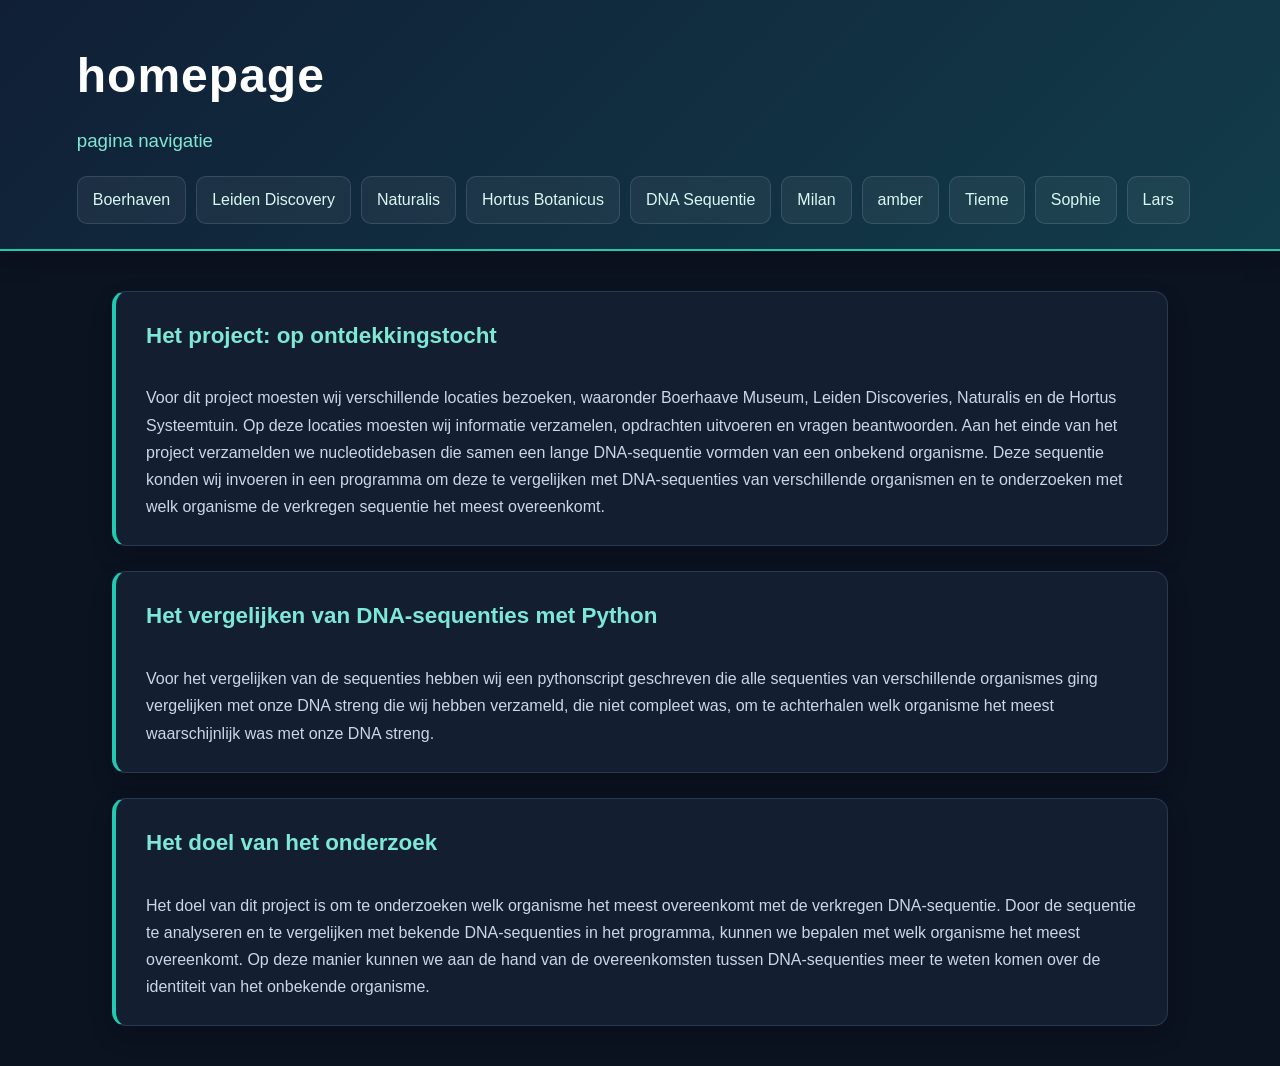
<file: index.html>
<html>
 <head>
    <link rel="stylesheet" href="style.css">
</head>

<header>
<h1>homepage</h1>
<h3>pagina navigatie</h3>
<nav>
<a href="boerhaven.html">Boerhaven</a>
<a href="leiden.html">Leiden Discovery</a>
<a href="naturalis.html">Naturalis</a>
<a href="hortus.html">Hortus Botanicus</a>
<a href="dna _seq.html">DNA Sequentie</a>
<a href="milan.html">Milan</a>
<a href="amber.html">amber</a>
<a href="tieme.html">Tieme</a>
<a href="sophie.html">Sophie</a>
<a href="lars.html">Lars</a>
</nav>
</header>

<main>

<section id='alina1'>
<h4>Het project: op ontdekkingstocht</h4>
<p>Voor dit project moesten wij verschillende locaties bezoeken, waaronder Boerhaave Museum, Leiden Discoveries, Naturalis en de Hortus Systeemtuin. Op deze locaties moesten wij informatie verzamelen, opdrachten uitvoeren en vragen beantwoorden. Aan het einde van het project verzamelden we nucleotidebasen die samen een lange DNA-sequentie vormden van een onbekend organisme. Deze sequentie konden wij invoeren in een programma om deze te vergelijken met DNA-sequenties van verschillende organismen en te onderzoeken met welk organisme de verkregen sequentie het meest overeenkomt.</p>
</section>

<section id='alina2'>
<h4>Het vergelijken van DNA-sequenties met Python</h4>
<p>Voor het vergelijken van de sequenties hebben wij een pythonscript geschreven die alle sequenties van verschillende organismes ging vergelijken met onze DNA streng die wij hebben verzameld, die niet compleet was, om te achterhalen welk organisme het meest waarschijnlijk was met onze DNA streng.</p>
</section>

<section id='alina3'>
<h4>Het doel van het onderzoek</h4>
<p>Het doel van dit project is om te onderzoeken welk organisme het meest overeenkomt met de verkregen DNA-sequentie. Door de sequentie te analyseren en te vergelijken met bekende DNA-sequenties in het programma, kunnen we bepalen met welk organisme het meest overeenkomt. Op deze manier kunnen we aan de hand van de overeenkomsten tussen DNA-sequenties meer te weten komen over de identiteit van het onbekende organisme.</p>
</section>

</main>
</html>
</file>
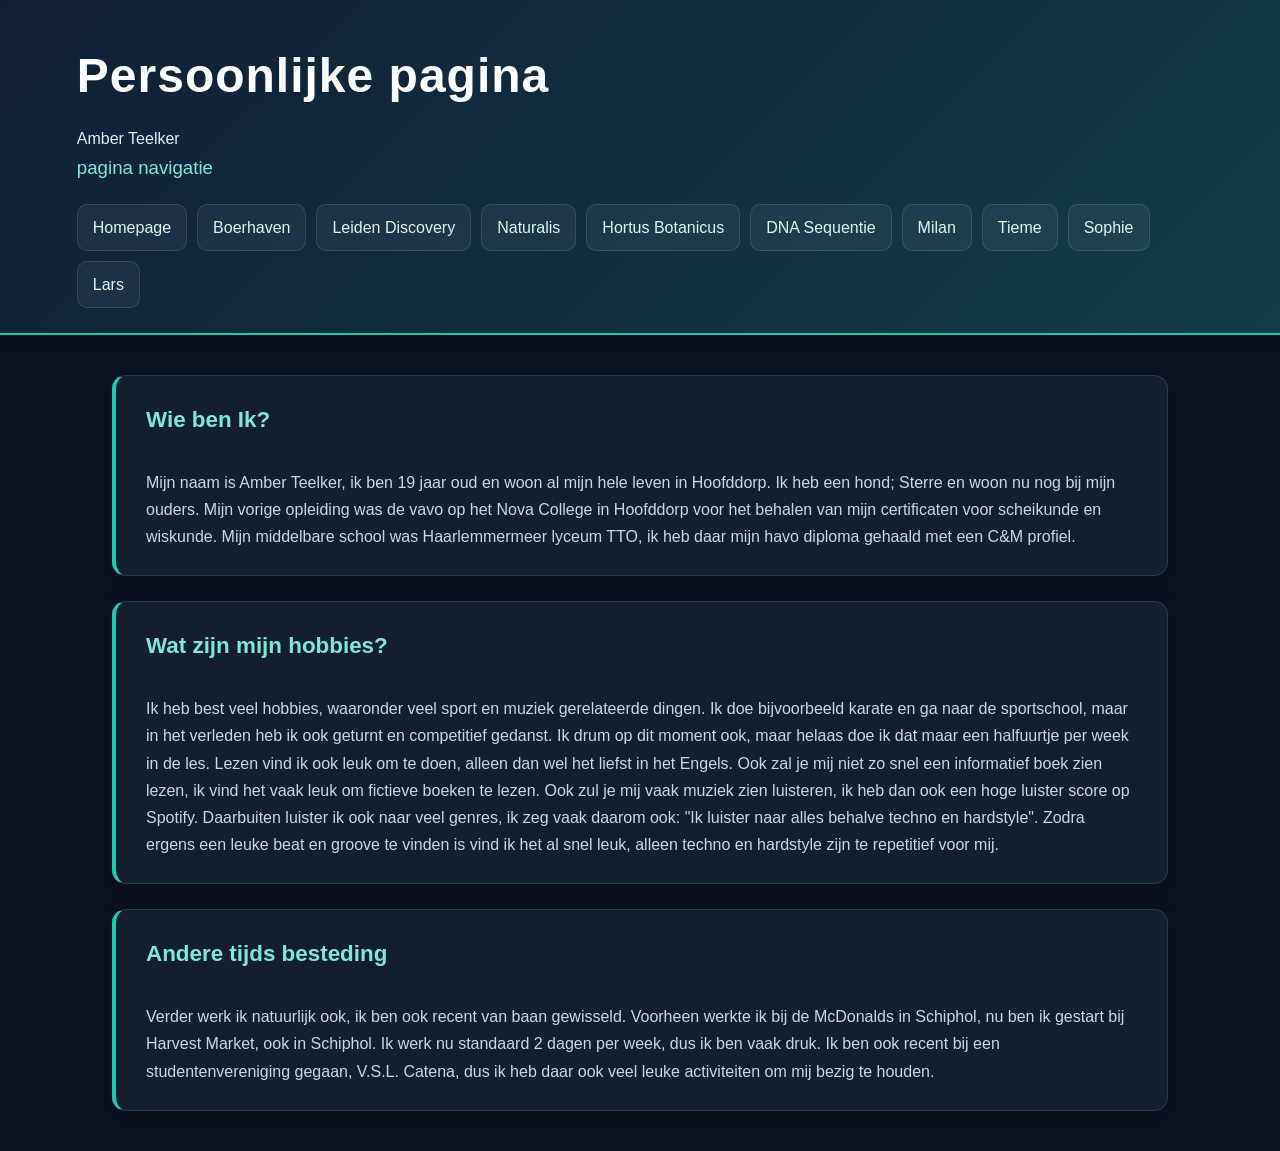
<file: amber.html>
<html>
 <head>
    <link rel="stylesheet" href="style.css">
</head>
  
<header><h1>Persoonlijke pagina </h1 <H3>Amber Teelker</H3>
<h3>pagina navigatie</h3>
<nav>
<a href="index.html">Homepage</a>
<a href="boerhaven.html">Boerhaven</a>
<a href="leiden.html">Leiden Discovery</a>
<a href="naturalis.html">Naturalis</a>
<a href="hortus.html">Hortus Botanicus</a>
<a href="dna _seq.html">DNA Sequentie</a>
<a href="milan.html">Milan</a>
<a href="tieme.html">Tieme</a>
<a href="sophie.html">Sophie</a>
<a href="lars.html">Lars</a>
</nav>
  
</header>
<main>

<section id='alina1'>
<h4>Wie ben Ik?</h4>
<p>Mijn naam is Amber Teelker, ik ben 19 jaar oud en woon al mijn hele leven in Hoofddorp. Ik heb een hond; Sterre en woon nu nog bij mijn ouders. Mijn vorige opleiding was de vavo op het Nova College in Hoofddorp voor het behalen van mijn certificaten voor scheikunde en wiskunde. Mijn middelbare school was Haarlemmermeer lyceum TTO, ik heb daar mijn havo diploma gehaald met een C&M profiel. </p>
</section>
  
<section id='alina2'>
<h4>Wat zijn mijn hobbies?</h4>
<p>Ik heb best veel hobbies, waaronder veel sport en muziek gerelateerde dingen. Ik doe bijvoorbeeld karate en ga naar de sportschool, maar in het verleden heb ik ook geturnt en competitief gedanst. Ik drum op dit moment ook, maar helaas doe ik dat maar een halfuurtje per week in de les. Lezen vind ik ook leuk om te doen, alleen dan wel het liefst in het Engels. Ook zal je mij niet zo snel een informatief boek zien lezen, ik vind het vaak leuk om fictieve boeken te lezen. Ook zul je mij vaak muziek zien luisteren, ik heb dan ook een hoge luister score op Spotify. Daarbuiten luister ik ook naar veel genres, ik zeg vaak daarom ook: "Ik luister naar alles behalve techno en hardstyle". Zodra ergens een leuke beat en groove te vinden is vind ik het al snel leuk, alleen techno en hardstyle zijn te repetitief voor mij. </p>
</section>

<section id='alina3'>
<h4>Andere tijds besteding </h4>
<p>Verder werk ik natuurlijk ook, ik ben ook recent van baan gewisseld. Voorheen werkte ik bij de McDonalds in Schiphol, nu ben ik gestart bij Harvest Market, ook in Schiphol. Ik werk nu standaard 2 dagen per week, dus ik ben vaak druk. Ik ben ook recent bij een studentenvereniging gegaan, V.S.L. Catena, dus ik heb daar ook veel leuke activiteiten om mij bezig te houden.</p>
</section>
</main>
</html>
</file>
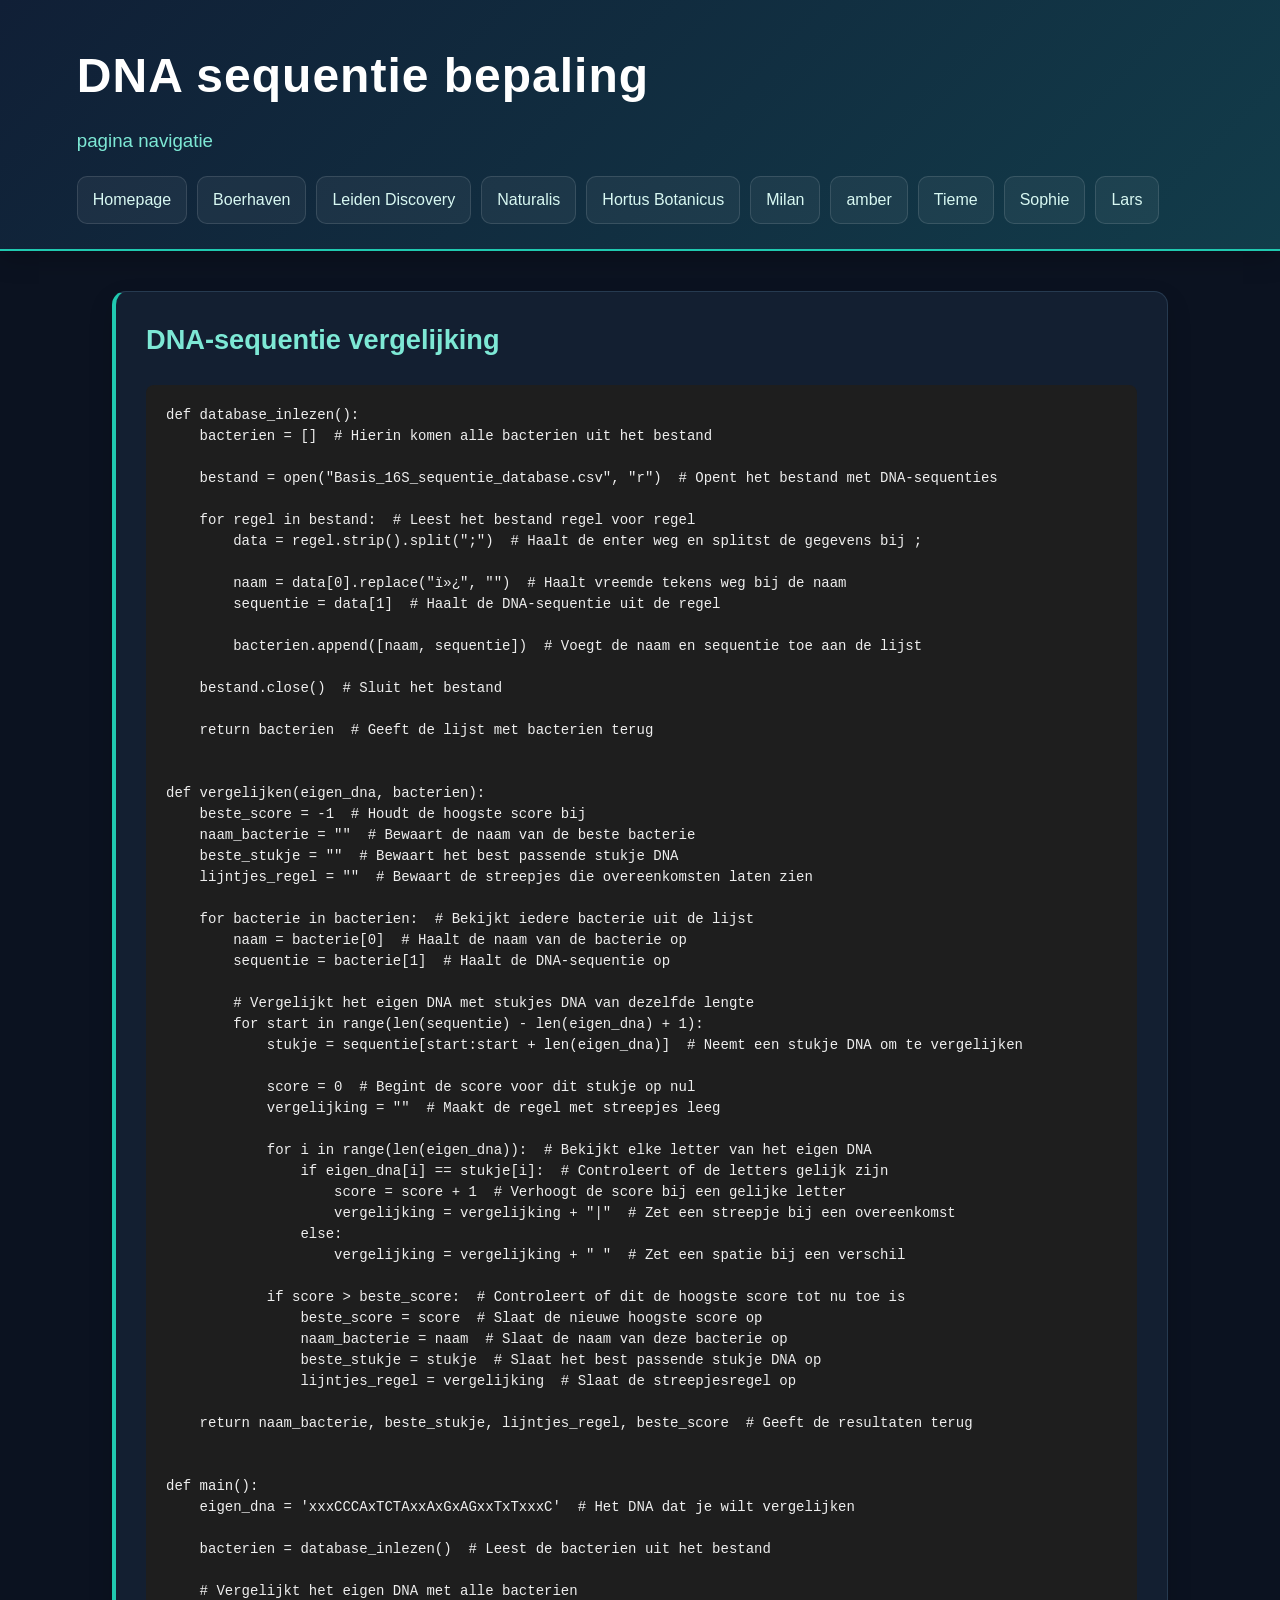
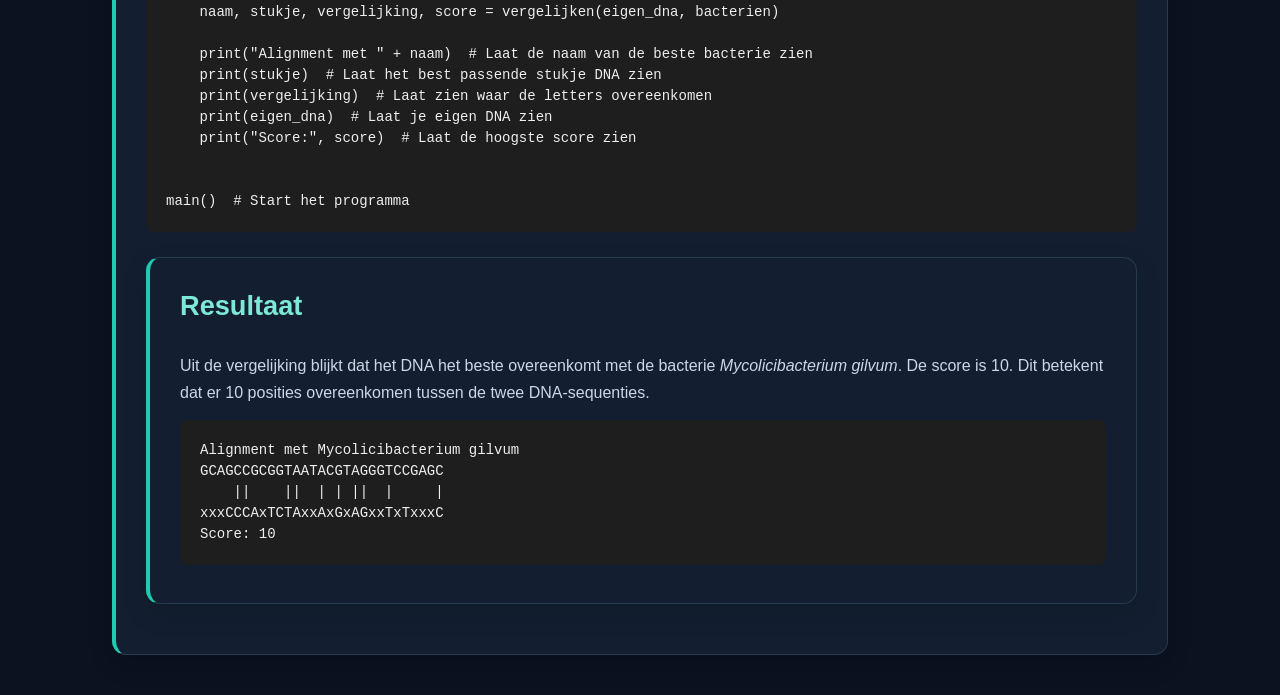
<file: dna _seq.html>
<html>
 <head>
    <link rel="stylesheet" href="style.css">
</head>
  
<header><h1>DNA sequentie bepaling</h1>
<h3>pagina navigatie</h3>
<nav>
<a href="index.html">Homepage</a>
<a href="boerhaven.html">Boerhaven</a>
<a href="leiden.html">Leiden Discovery</a>
<a href="naturalis.html">Naturalis</a>
<a href="hortus.html">Hortus Botanicus</a>
<a href="milan.html">Milan</a>
<a href="amber.html">amber</a>
<a href="tieme.html">Tieme</a>
<a href="sophie.html">Sophie</a>
<a href="lars.html">Lars</a>
</nav>
  
</header>
<main>
<section class="alinea 1">
<h2>DNA-sequentie vergelijking</h2>
        <pre><code>def database_inlezen():
    bacterien = []  # Hierin komen alle bacterien uit het bestand

    bestand = open("Basis_16S_sequentie_database.csv", "r")  # Opent het bestand met DNA-sequenties

    for regel in bestand:  # Leest het bestand regel voor regel
        data = regel.strip().split(";")  # Haalt de enter weg en splitst de gegevens bij ;

        naam = data[0].replace("ï»¿", "")  # Haalt vreemde tekens weg bij de naam
        sequentie = data[1]  # Haalt de DNA-sequentie uit de regel

        bacterien.append([naam, sequentie])  # Voegt de naam en sequentie toe aan de lijst

    bestand.close()  # Sluit het bestand

    return bacterien  # Geeft de lijst met bacterien terug


def vergelijken(eigen_dna, bacterien):
    beste_score = -1  # Houdt de hoogste score bij
    naam_bacterie = ""  # Bewaart de naam van de beste bacterie
    beste_stukje = ""  # Bewaart het best passende stukje DNA
    lijntjes_regel = ""  # Bewaart de streepjes die overeenkomsten laten zien

    for bacterie in bacterien:  # Bekijkt iedere bacterie uit de lijst
        naam = bacterie[0]  # Haalt de naam van de bacterie op
        sequentie = bacterie[1]  # Haalt de DNA-sequentie op

        # Vergelijkt het eigen DNA met stukjes DNA van dezelfde lengte
        for start in range(len(sequentie) - len(eigen_dna) + 1):
            stukje = sequentie[start:start + len(eigen_dna)]  # Neemt een stukje DNA om te vergelijken

            score = 0  # Begint de score voor dit stukje op nul
            vergelijking = ""  # Maakt de regel met streepjes leeg

            for i in range(len(eigen_dna)):  # Bekijkt elke letter van het eigen DNA
                if eigen_dna[i] == stukje[i]:  # Controleert of de letters gelijk zijn
                    score = score + 1  # Verhoogt de score bij een gelijke letter
                    vergelijking = vergelijking + "|"  # Zet een streepje bij een overeenkomst
                else:
                    vergelijking = vergelijking + " "  # Zet een spatie bij een verschil

            if score > beste_score:  # Controleert of dit de hoogste score tot nu toe is
                beste_score = score  # Slaat de nieuwe hoogste score op
                naam_bacterie = naam  # Slaat de naam van deze bacterie op
                beste_stukje = stukje  # Slaat het best passende stukje DNA op
                lijntjes_regel = vergelijking  # Slaat de streepjesregel op

    return naam_bacterie, beste_stukje, lijntjes_regel, beste_score  # Geeft de resultaten terug


def main():
    eigen_dna = 'xxxCCCAxTCTAxxAxGxAGxxTxTxxxC'  # Het DNA dat je wilt vergelijken

    bacterien = database_inlezen()  # Leest de bacterien uit het bestand

    # Vergelijkt het eigen DNA met alle bacterien
    naam, stukje, vergelijking, score = vergelijken(eigen_dna, bacterien)

    print("Alignment met " + naam)  # Laat de naam van de beste bacterie zien
    print(stukje)  # Laat het best passende stukje DNA zien
    print(vergelijking)  # Laat zien waar de letters overeenkomen
    print(eigen_dna)  # Laat je eigen DNA zien
    print("Score:", score)  # Laat de hoogste score zien


main()  # Start het programma</code></pre>


<section class="alinea 2">
    <h2>Resultaat</h2>

    <p>
        Uit de vergelijking blijkt dat het DNA het beste overeenkomt met
        de bacterie <i>Mycolicibacterium gilvum</i>.
        De score is 10. Dit betekent dat er 10 posities overeenkomen
        tussen de twee DNA-sequenties.
    </p>

    <pre><code>Alignment met Mycolicibacterium gilvum
GCAGCCGCGGTAATACGTAGGGTCCGAGC
    ||    ||  | | ||  |     |
xxxCCCAxTCTAxxAxGxAGxxTxTxxxC
Score: 10</code></pre>
</section>

</section>
</main> 
</html>
</file>
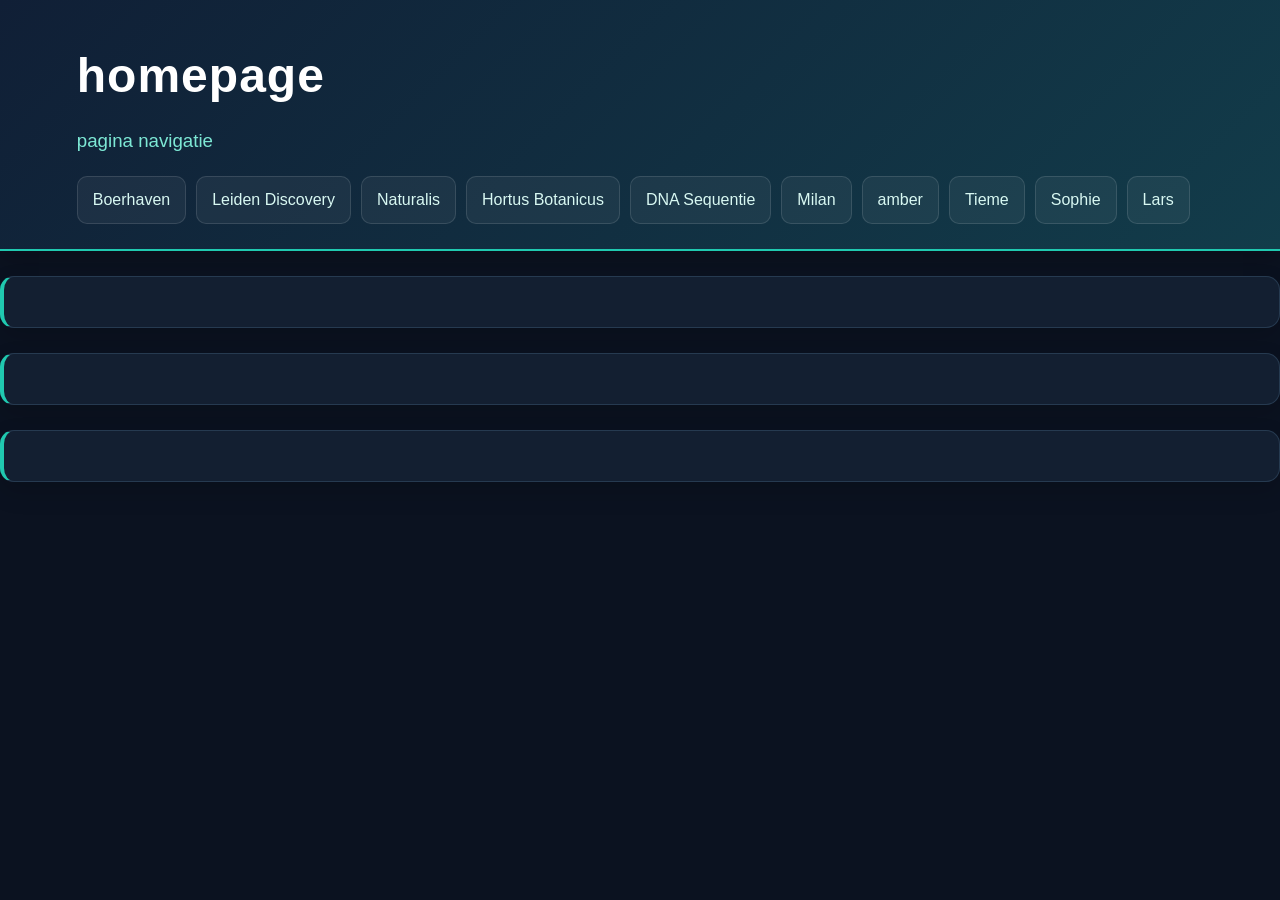
<file: homepage.html>
<html>
 <head>
    <link rel="stylesheet" href="style.css">
</head>
  
<header><h1>homepage</h1>
<h3>pagina navigatie</h3>
<nav>
<a href="boerhaven.html">Boerhaven</a>
<a href="leiden.html">Leiden Discovery</a>
<a href="naturalis.html">Naturalis</a>
<a href="hortus.html">Hortus Botanicus</a>
<a href="dna _seq.html">DNA Sequentie</a>
<a href="milan.html">Milan</a>
<a href="amber.html">amber</a>
<a href="tieme.html">Tieme</a>
<a href="sophie.html">Sophie</a>
<a href="lars.html">Lars</a>
</nav>
  
</header>
<section id='alina1'>

</section>
</main>
  
<section id='alina2'>

</section>

<section id='alina3'>

</section>
  
</html>
</file>
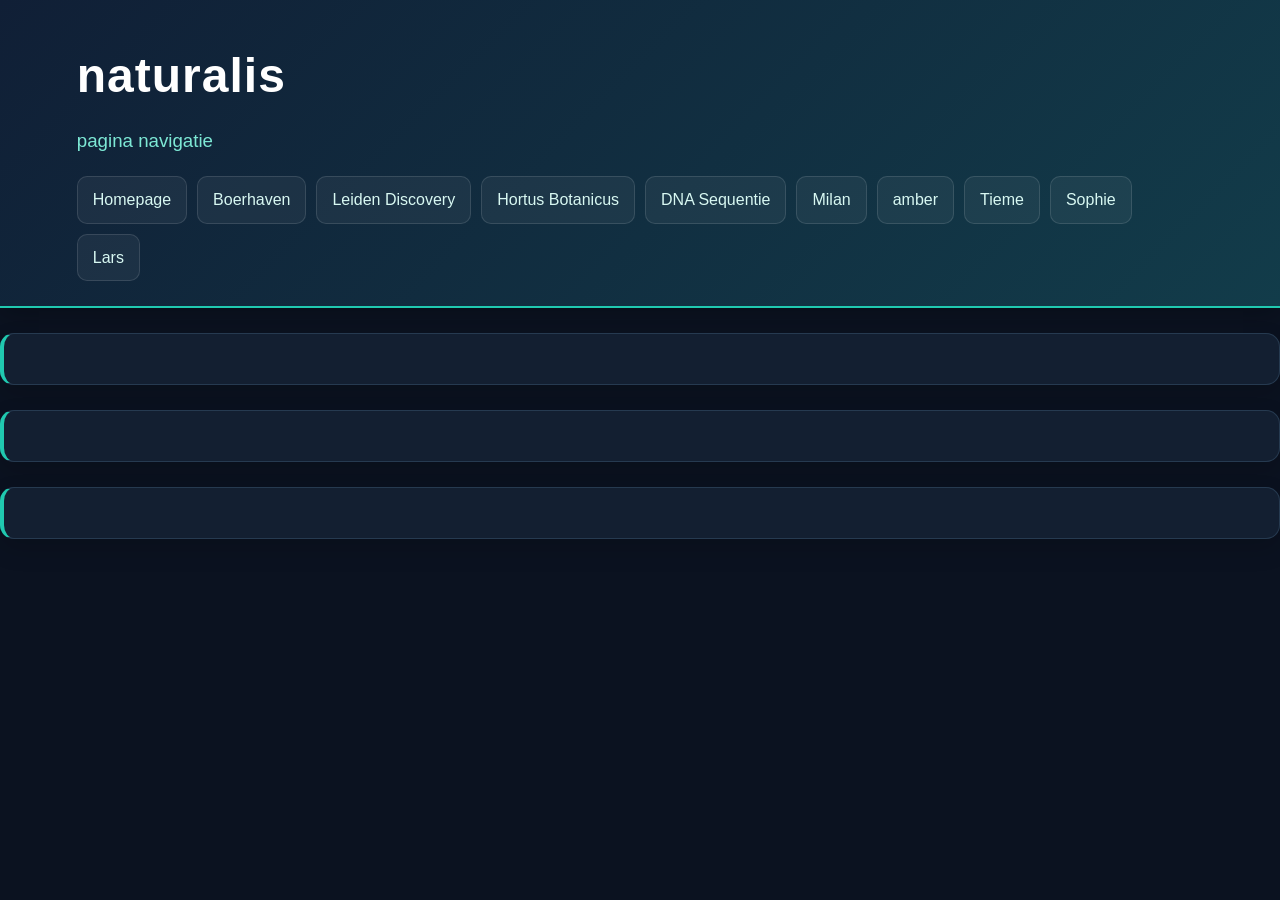
<file: hrotus.html>
<html>
 <head>
    <link rel="stylesheet" href="style.css">
</head>
  
<header><h1>naturalis</h1>
<h3>pagina navigatie</h3>
<nav>
<a href="index.html">Homepage</a>
<a href="boerhaven.html">Boerhaven</a>
<a href="leiden.html">Leiden Discovery</a>
<a href="hortus.html">Hortus Botanicus</a>
<a href="dna _seq.html">DNA Sequentie</a>
<a href="milan.html">Milan</a>
<a href="amber.html">amber</a>
<a href="tieme.html">Tieme</a>
<a href="sophie.html">Sophie</a>
<a href="lars.html">Lars</a>
</nav>
  
</header>
<section id='alina1'>
    
</section>
</main>
  
<section id='alina2'>

</section>

<section id='alina3'>

</section>
  
</html>
</file>
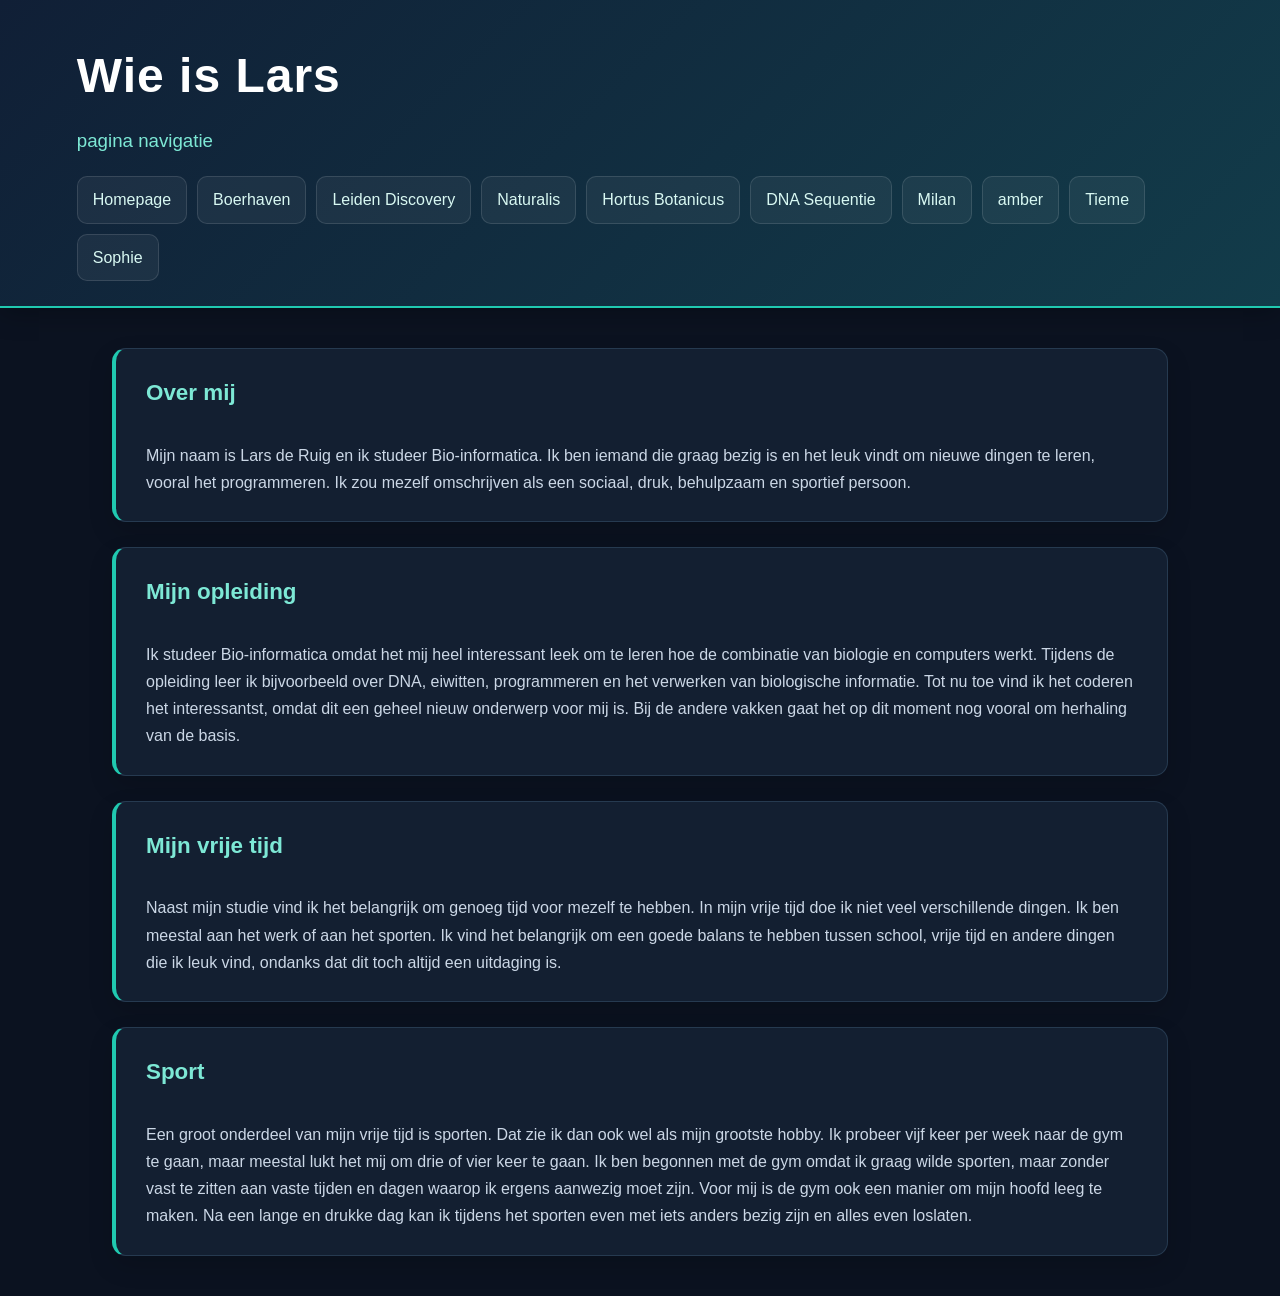
<file: lars.html>
<html>
<head>
<link rel="stylesheet" href="style.css">
</head>
  
<header><h1>Wie is Lars</h1>
<h3>pagina navigatie</h3>
<nav>
<a href="index.html">Homepage</a>
<a href="boerhaven.html">Boerhaven</a>
<a href="leiden.html">Leiden Discovery</a>
<a href="naturalis.html">Naturalis</a>
<a href="hortus.html">Hortus Botanicus</a>
<a href="dna _seq.html">DNA Sequentie</a>
<a href="milan.html">Milan</a>
<a href="amber.html">amber</a>
<a href="tieme.html">Tieme</a>
<a href="sophie.html">Sophie</a>
</nav>
</header>

<main>

<section id='alina1'>
<h4>Over mij</h4>
<p>Mijn naam is Lars de Ruig en ik studeer Bio-informatica. Ik ben iemand die graag bezig is en het leuk vindt om nieuwe dingen te leren, vooral het programmeren. Ik zou mezelf omschrijven als een sociaal, druk, behulpzaam en sportief persoon. </p>
</section>
</header>
  
<section id='alina2'>
<h4>Mijn opleiding</h4>
<p>Ik studeer Bio-informatica omdat het mij heel interessant leek om te leren hoe de combinatie van biologie en computers werkt. Tijdens de opleiding leer ik bijvoorbeeld over DNA, eiwitten, programmeren en het verwerken van biologische informatie. Tot nu toe vind ik het coderen het interessantst, omdat dit een geheel nieuw onderwerp voor mij is. Bij de andere vakken gaat het op dit moment nog vooral om herhaling van de basis. </p>
</section>

<section id='alina3'>
<h4>Mijn vrije tijd</h4>
<p>Naast mijn studie vind ik het belangrijk om genoeg tijd voor mezelf te hebben. In mijn vrije tijd doe ik niet veel verschillende dingen. Ik ben meestal aan het werk of aan het sporten. Ik vind het belangrijk om een goede balans te hebben tussen school, vrije tijd en andere dingen die ik leuk vind, ondanks dat dit toch altijd een uitdaging is.</p>
</section>
  
<section id='alina4'>

<h4>Sport</h4>
<p>Een groot onderdeel van mijn vrije tijd is sporten. Dat zie ik dan ook wel als mijn grootste hobby. Ik probeer vijf keer per week naar de gym te gaan, maar meestal lukt het mij om drie of vier keer te gaan. Ik ben begonnen met de gym omdat ik graag wilde sporten, maar zonder vast te zitten aan vaste tijden en dagen waarop ik ergens aanwezig moet zijn. Voor mij is de gym ook een manier om mijn hoofd leeg te maken. Na een lange en drukke dag kan ik tijdens het sporten even met iets anders bezig zijn en alles even loslaten.</p>
</section>
</main>
</html>
</file>
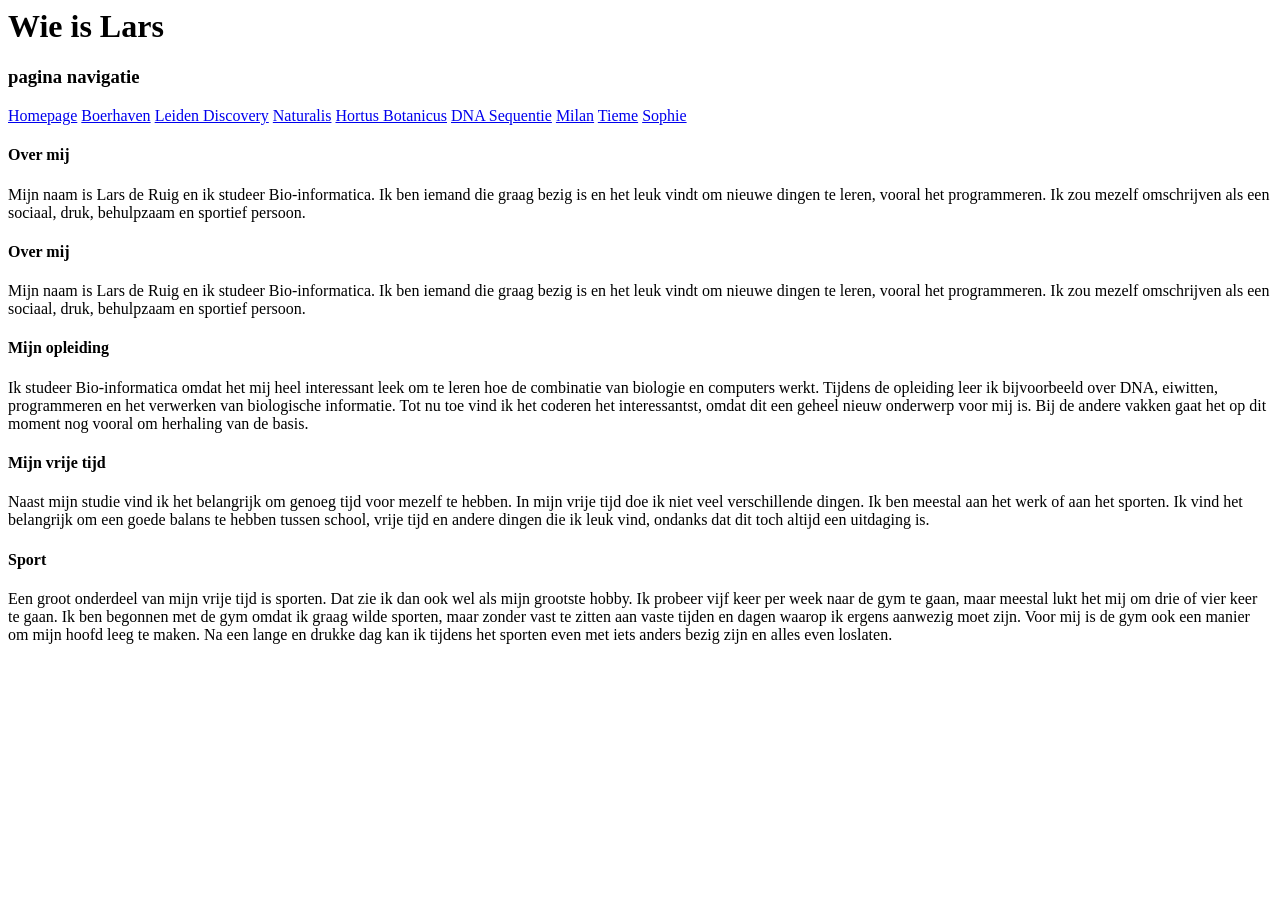
<file: Lars.html>
<html class="">
  
<header><h1>Wie is Lars</h1>
<h3>pagina navigatie</h3>
<nav>
<a href="index.html">Homepage</a>
<a href="boerhaven.html">Boerhaven</a>
<a href="leiden.html">Leiden Discovery</a>
<a href="naturalis.html">Naturalis</a>
<a href="hortus.html">Hortus Botanicus</a>
<a href="dna _seq.html">DNA Sequentie</a>
<a href="milan.html">Milan</a>
<a href="tieme.html">Tieme</a>
<a href="sophie.html">Sophie</a>

</nav>
</header>
<main>

<section id='alina1'>
<h4>Over mij</h4>
<p>Mijn naam is Lars de Ruig en ik studeer Bio-informatica. Ik ben iemand die graag bezig is en het leuk vindt om nieuwe dingen te leren, vooral het programmeren. Ik zou mezelf omschrijven als een sociaal, druk, behulpzaam en sportief persoon. </p>
</section>
</nav>
</header>
</main>

<section id='alina1'>
<h4>Over mij</h4>
<p>Mijn naam is Lars de Ruig en ik studeer Bio-informatica. Ik ben iemand die graag bezig is en het leuk vindt om nieuwe dingen te leren, vooral het programmeren. Ik zou mezelf omschrijven als een sociaal, druk, behulpzaam en sportief persoon. </p>
</section>
  
<section id='alina2'>
<h4>Mijn opleiding</h4>
<p>Ik studeer Bio-informatica omdat het mij heel interessant leek om te leren hoe de combinatie van biologie en computers werkt. Tijdens de opleiding leer ik bijvoorbeeld over DNA, eiwitten, programmeren en het verwerken van biologische informatie. Tot nu toe vind ik het coderen het interessantst, omdat dit een geheel nieuw onderwerp voor mij is. Bij de andere vakken gaat het op dit moment nog vooral om herhaling van de basis. </p>
</section>

<section id='alina3'>
<h4>Mijn vrije tijd</h4>
<p>Naast mijn studie vind ik het belangrijk om genoeg tijd voor mezelf te hebben. In mijn vrije tijd doe ik niet veel verschillende dingen. Ik ben meestal aan het werk of aan het sporten. Ik vind het belangrijk om een goede balans te hebben tussen school, vrije tijd en andere dingen die ik leuk vind, ondanks dat dit toch altijd een uitdaging is.</p>
</section>
  
<section id='alina4'>

<h4>Sport</h4>
<p>Een groot onderdeel van mijn vrije tijd is sporten. Dat zie ik dan ook wel als mijn grootste hobby. Ik probeer vijf keer per week naar de gym te gaan, maar meestal lukt het mij om drie of vier keer te gaan. Ik ben begonnen met de gym omdat ik graag wilde sporten, maar zonder vast te zitten aan vaste tijden en dagen waarop ik ergens aanwezig moet zijn. Voor mij is de gym ook een manier om mijn hoofd leeg te maken. Na een lange en drukke dag kan ik tijdens het sporten even met iets anders bezig zijn en alles even loslaten.</p>
</section>
</html>
</file>
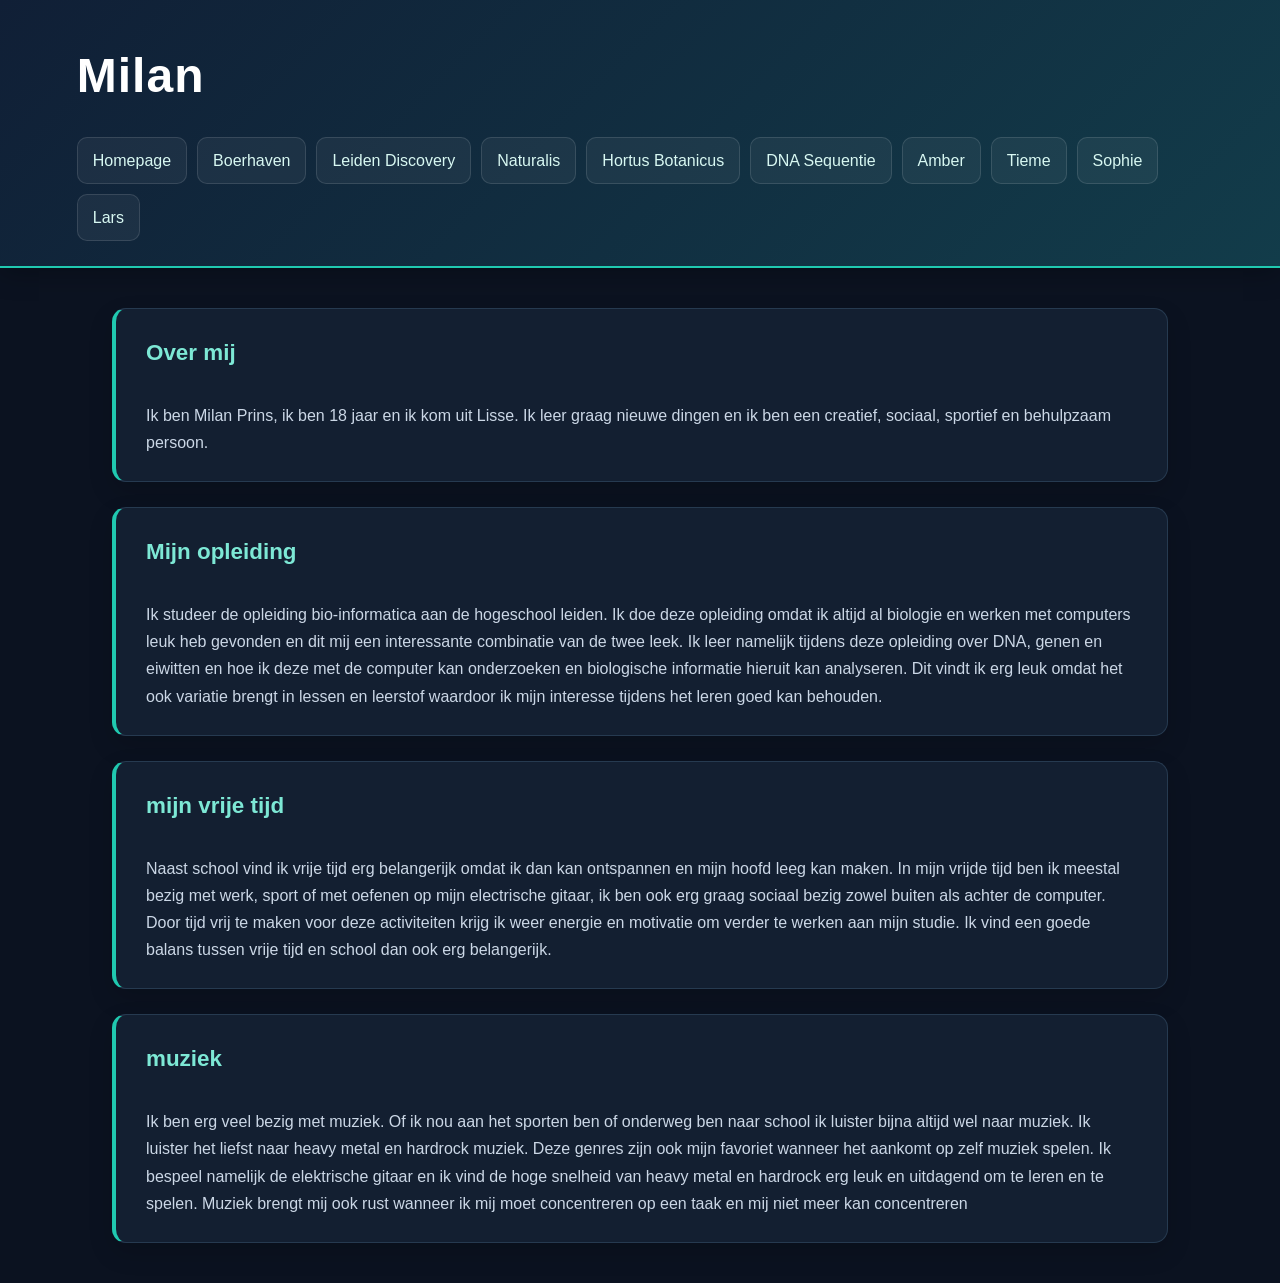
<file: milan.html>
<html>
<head>
<link rel="stylesheet" href="style.css">
</head>
<header><h1>Milan</h1>
<nav>
<a href="index.html">Homepage</a>
<a href="boerhaven.html">Boerhaven</a>
<a href="leiden.html">Leiden Discovery</a>
<a href="naturalis.html">Naturalis</a>
<a href="hortus.html">Hortus Botanicus</a>
<a href="dna _seq.html">DNA Sequentie</a>
<a href="amber.html">Amber</a>
<a href="tieme.html">Tieme</a>
<a href="sophie.html">Sophie</a>
<a href="lars.html">Lars</a>
</nav>
</header>

<main>

<section id='alina1'>
<h4>Over mij</h4>
<P>Ik ben Milan Prins, ik ben 18 jaar en ik kom uit Lisse. Ik leer graag nieuwe dingen en ik ben een creatief, sociaal, sportief en behulpzaam persoon.</P>
</section>

<section id='alina2'>
<h4>Mijn opleiding</h4>
<p>Ik studeer de opleiding bio-informatica aan de hogeschool leiden. Ik doe deze opleiding omdat ik altijd al biologie en werken met computers leuk heb gevonden en dit mij een interessante combinatie van de twee leek. Ik leer namelijk tijdens deze opleiding over DNA, genen en eiwitten en hoe ik deze met de computer kan onderzoeken en biologische informatie hieruit kan analyseren. Dit vindt ik erg leuk omdat het ook variatie brengt in lessen en leerstof waardoor ik mijn interesse tijdens het leren goed kan behouden.</p>
</section>

<section id='alina3'>
<h4>mijn vrije tijd</h4>
<p>Naast school vind ik vrije tijd erg belangerijk omdat ik dan kan ontspannen en mijn hoofd leeg kan maken. In mijn vrijde tijd ben ik meestal bezig met werk, sport of met oefenen op mijn electrische gitaar, ik ben ook erg graag sociaal bezig zowel buiten als achter de computer. Door tijd vrij te maken voor deze activiteiten krijg ik weer energie en motivatie om verder te werken aan mijn studie. Ik vind een goede balans tussen vrije tijd en school dan ook erg belangerijk.</p>
</section>

<section id='alina4'>
<h4>muziek</h4>
<p>Ik ben erg veel bezig met muziek. Of ik nou aan het sporten ben of onderweg ben naar school ik luister bijna altijd wel naar muziek. Ik luister het liefst naar heavy metal en hardrock muziek. Deze genres zijn ook mijn favoriet wanneer het aankomt op zelf muziek spelen. Ik bespeel namelijk de elektrische gitaar en ik vind de hoge snelheid van heavy metal en hardrock erg leuk en uitdagend om te leren en te spelen. Muziek brengt mij ook rust wanneer ik mij moet concentreren op een taak en mij niet meer kan concentreren</p>
</section>

</main>
</html>
</file>
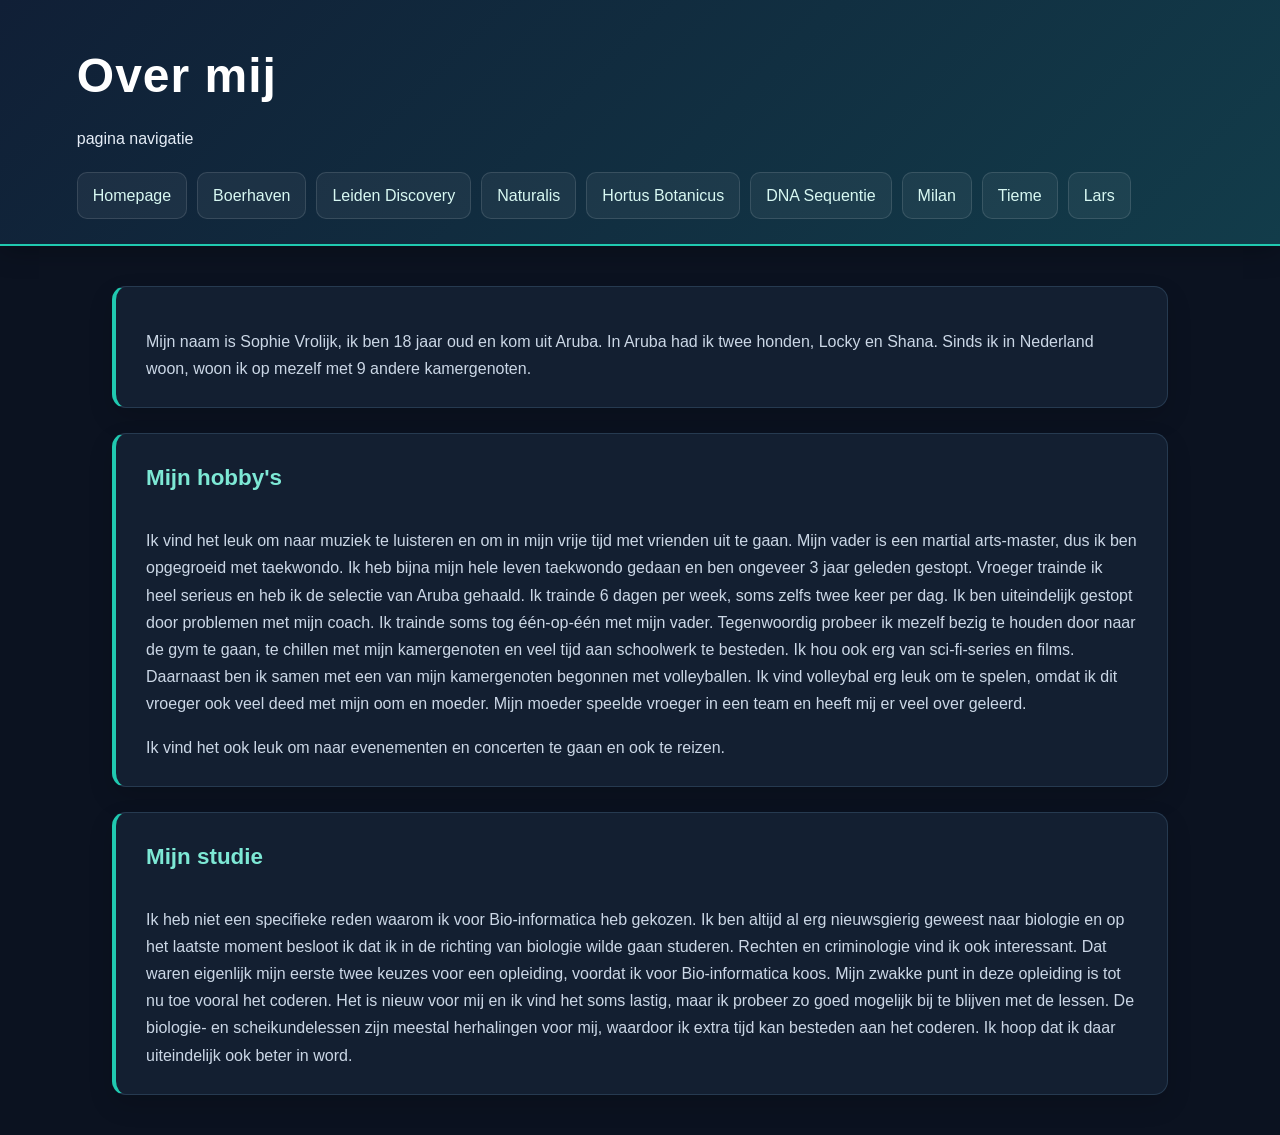
<file: sophie.html>
<html>
 <head>
    <link rel="stylesheet" href="style.css">
</head>
  
<header>
<h1>Over mij</h1 
<h3>pagina navigatie</h3>
<nav>
<a href="index.html">Homepage</a>
<a href="boerhaven.html">Boerhaven</a>
<a href="leiden.html">Leiden Discovery</a>
<a href="naturalis.html">Naturalis</a>
<a href="hortus.html">Hortus Botanicus</a>
<a href="dna _seq.html">DNA Sequentie</a>
<a href="milan.html">Milan</a>
<a href="tieme.html">Tieme</a>
<a href="lars.html">Lars</a>
</nav>
</header>
<main>

<section id='alina1'>
<p>Mijn naam is Sophie Vrolijk, ik ben 18 jaar oud en kom uit Aruba. In Aruba had ik twee honden, Locky en Shana. Sinds ik in Nederland woon, woon ik op mezelf met 9 andere kamergenoten. </p>
</section>
  
<section id='alina2'>
<h4>Mijn hobby's</h4>
<p>Ik vind het leuk om naar muziek te luisteren en om in mijn vrije tijd met vrienden uit te gaan. Mijn vader is een martial arts-master, dus ik ben opgegroeid met taekwondo. Ik heb bijna mijn hele leven taekwondo gedaan en ben ongeveer 3 jaar geleden gestopt. Vroeger trainde ik heel serieus en heb ik de selectie van Aruba gehaald. Ik trainde 6 dagen per week, soms zelfs twee keer per dag. Ik ben uiteindelijk gestopt door problemen met mijn coach. Ik trainde soms tog één-op-één met mijn vader.
Tegenwoordig probeer ik mezelf bezig te houden door naar de gym te gaan, te chillen met mijn kamergenoten en veel tijd aan schoolwerk te besteden. Ik hou ook erg van sci-fi-series en films. Daarnaast ben ik samen met een van mijn kamergenoten begonnen met volleyballen. Ik vind volleybal erg leuk om te spelen, omdat ik dit vroeger ook veel deed met mijn oom en moeder. Mijn moeder speelde vroeger in een team en heeft mij er veel over geleerd.</p>
<p>
Ik vind het ook leuk om naar evenementen en concerten te gaan en ook te reizen.
 </p>
</section>

<section id='alina3'>
<h4>Mijn studie </h4>
<p>Ik heb niet een specifieke reden waarom ik voor Bio-informatica heb gekozen. Ik ben altijd al erg nieuwsgierig geweest naar biologie en op het laatste moment besloot ik dat ik in de richting van biologie wilde gaan studeren. Rechten en criminologie vind ik ook interessant. Dat waren eigenlijk mijn eerste twee keuzes voor een opleiding, voordat ik voor Bio-informatica koos.
Mijn zwakke punt in deze opleiding is tot nu toe vooral het coderen. Het is nieuw voor mij en ik vind het soms lastig, maar ik probeer zo goed mogelijk bij te blijven met de lessen. De biologie- en scheikundelessen zijn meestal herhalingen voor mij, waardoor ik extra tijd kan besteden aan het coderen. Ik hoop dat ik daar uiteindelijk ook beter in word. </p>
</section>
</main>  
</html>
</file>
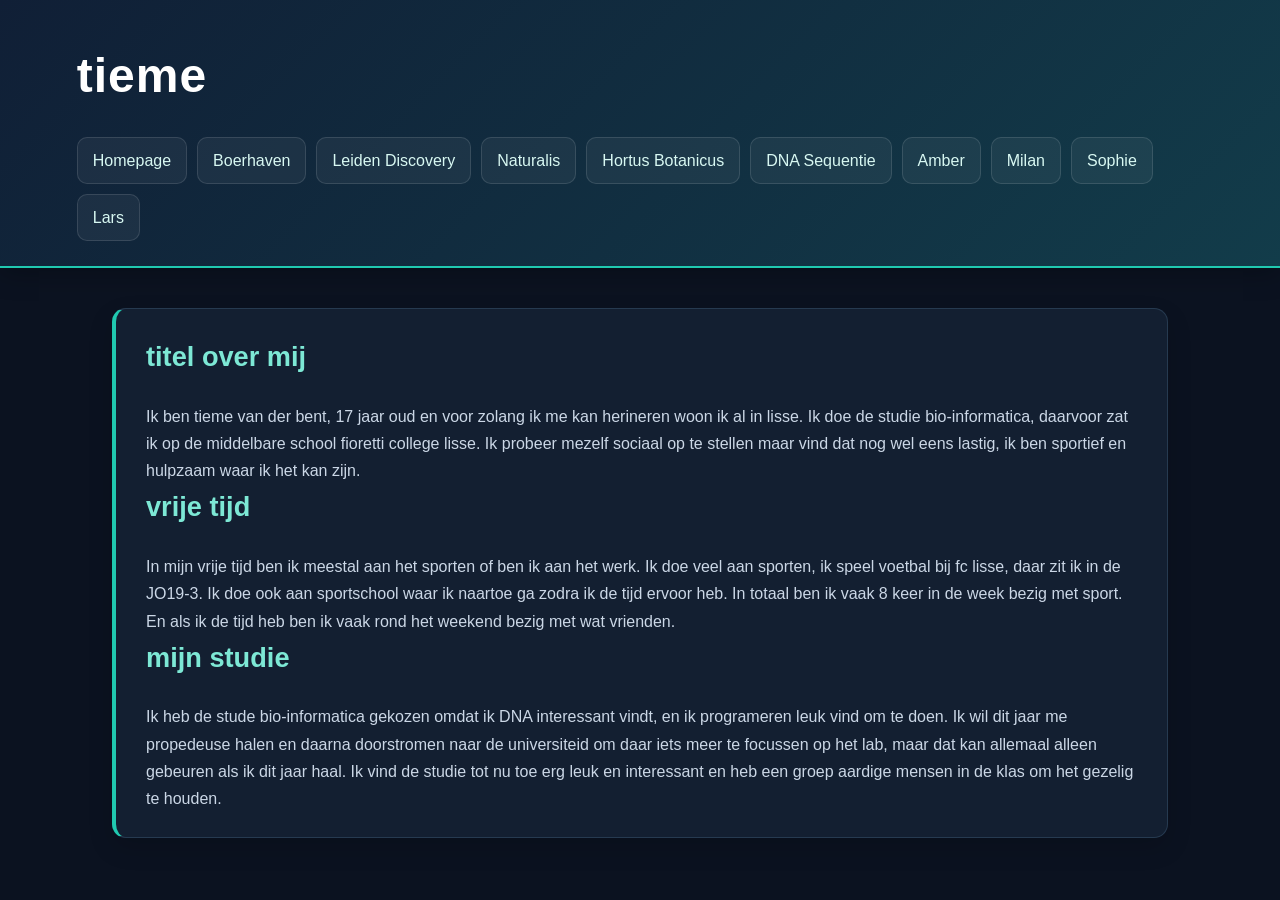
<file: thieme.html>
<html>
<head>
<link rel="stylesheet" href="style.css">
</head>
<header><h1>tieme</h1>
<nav>
<a href="index.html">Homepage</a>
<a href="boerhaven.html">Boerhaven</a>
<a href="leiden.html">Leiden Discovery</a>
<a href="naturalis.html">Naturalis</a>
<a href="hortus.html">Hortus Botanicus</a>
<a href="dna _seq.html">DNA Sequentie</a>
<a href="amber.html">Amber</a>
<a href="milan.html">Milan</a>
<a href="sophie.html">Sophie</a>
<a href="lars.html">Lars</a>
</nav>
</header>
<main>
<section id='homepage'>
<h2>titel over mij</h2>
<p>Ik ben tieme van der bent, 17 jaar oud en voor zolang ik me kan herineren woon ik al in lisse. Ik doe de studie bio-informatica, daarvoor zat ik op de middelbare school fioretti college lisse. Ik probeer mezelf sociaal op te stellen maar vind dat nog wel eens lastig, ik ben sportief en hulpzaam waar ik het kan zijn.</p>
<h2>vrije tijd</h2>
<p>In mijn vrije tijd ben ik meestal aan het sporten of ben ik aan het werk. Ik doe veel aan sporten, ik speel voetbal bij fc lisse, daar zit ik in de JO19-3. Ik doe ook aan sportschool waar ik naartoe ga zodra ik de tijd ervoor heb. In totaal ben ik vaak 8 keer in de week bezig met sport. En als ik de tijd heb ben ik vaak rond het weekend bezig met wat vrienden.</p>
<h2>mijn studie</h2>
<p>Ik heb de stude bio-informatica gekozen omdat ik DNA interessant vindt, en ik programeren leuk vind om te doen. Ik wil dit jaar me propedeuse halen en daarna doorstromen naar de universiteid om daar iets meer te focussen op het lab, maar dat kan allemaal alleen gebeuren als ik dit jaar haal. Ik vind de studie tot nu toe erg leuk en interessant en heb een groep aardige mensen in de klas om het gezelig te houden.</p>
</section>
</main>
</html>
</file>
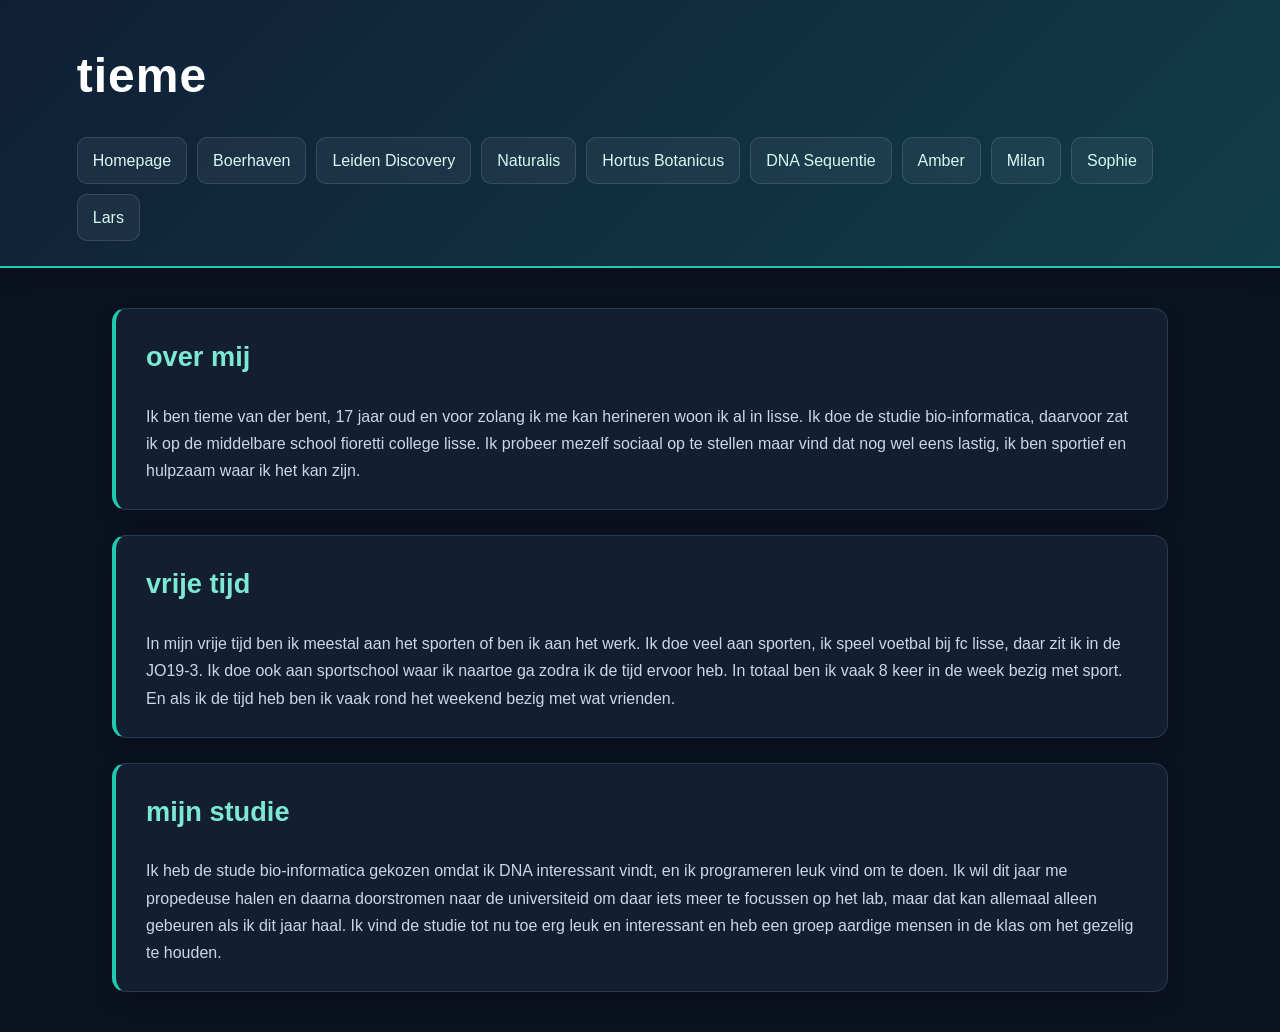
<file: tieme.html>
<html>
<head>
<link rel="stylesheet" href="style.css">
</head>
<header><h1>tieme</h1>
<nav>
<a href="index.html">Homepage</a>
<a href="boerhaven.html">Boerhaven</a>
<a href="leiden.html">Leiden Discovery</a>
<a href="naturalis.html">Naturalis</a>
<a href="hortus.html">Hortus Botanicus</a>
<a href="dna _seq.html">DNA Sequentie</a>
<a href="amber.html">Amber</a>
<a href="milan.html">Milan</a>
<a href="sophie.html">Sophie</a>
<a href="lars.html">Lars</a>
</nav>
</header>

<main>
<section id='alina1'>
<h2>over mij</h2>
<p>Ik ben tieme van der bent, 17 jaar oud en voor zolang ik me kan herineren woon ik al in lisse. Ik doe de studie bio-informatica, daarvoor zat ik op de middelbare school fioretti college lisse. Ik probeer mezelf sociaal op te stellen maar vind dat nog wel eens lastig, ik ben sportief en hulpzaam waar ik het kan zijn.</p>
</section>

<section id='alina2'>   
<h2>vrije tijd</h2>
<p>In mijn vrije tijd ben ik meestal aan het sporten of ben ik aan het werk. Ik doe veel aan sporten, ik speel voetbal bij fc lisse, daar zit ik in de JO19-3. Ik doe ook aan sportschool waar ik naartoe ga zodra ik de tijd ervoor heb. In totaal ben ik vaak 8 keer in de week bezig met sport. En als ik de tijd heb ben ik vaak rond het weekend bezig met wat vrienden.</p>
</section>

<section id='alina3'>
<h2>mijn studie</h2>
<p>Ik heb de stude bio-informatica gekozen omdat ik DNA interessant vindt, en ik programeren leuk vind om te doen. Ik wil dit jaar me propedeuse halen en daarna doorstromen naar de universiteid om daar iets meer te focussen op het lab, maar dat kan allemaal alleen gebeuren als ik dit jaar haal. Ik vind de studie tot nu toe erg leuk en interessant en heb een groep aardige mensen in de klas om het gezelig te houden.</p>
</section>
</main>
</html>
</file>
<file: style.css>
/* =================================
   CSS VOOR DE WEBSITE
   Gemaakt met hulp van AI om de website
   mooier te maken en CSS te leren begrijpen.
================================= */


/* =================================
   ALGEMENE OPMAAK
================================= */

* {
    box-sizing: border-box;
}

html {
    scroll-behavior: smooth;
}

body {
    margin: 0;
    font-family: "Segoe UI", Arial, sans-serif;
    background-color: #0b1220;
    color: #e5edf7;
    line-height: 1.7;
}


/* =================================
   HEADER
================================= */

header {
    background: linear-gradient(135deg, #101f36, #123c4a);
    padding: 35px 6% 25px;
    border-bottom: 2px solid #20c9b0;
    box-shadow: 0 5px 25px rgba(0, 0, 0, 0.25);
}

header h1 {
    margin: 0 0 8px;
    font-size: 3rem;
    color: white;
    letter-spacing: 1px;
}

header h3 {
    color: #7de8d5;
    margin: 0 0 20px;
    font-weight: 400;
}


/* =================================
   PAGINA NAVIGATIE
================================= */

nav {
    display: flex;
    flex-wrap: wrap;
    gap: 10px;
    margin-top: 20px;
}

nav a {
    display: inline-block;
    color: #d8f8f2;
    text-decoration: none;
    background-color: rgba(255, 255, 255, 0.05);
    border: 1px solid rgba(255, 255, 255, 0.12);
    padding: 9px 15px;
    border-radius: 10px;
    transition: 0.25s ease;
}

nav a:hover {
    background-color: #20c9b0;
    color: #071720;
    border-color: #20c9b0;
    transform: translateY(-3px);
}


/* =================================
   HOOFDINHOUD
================================= */

main {
    max-width: 1100px;
    margin: 40px auto;
    padding: 0 22px;
}


/* =================================
   TEKSTBLOKKEN
================================= */

section {
    margin: 25px auto;
    padding: 25px 30px;
    background-color: #131f31;
    border: 1px solid #263a50;
    border-left: 4px solid #20c9b0;
    border-radius: 14px;
    box-shadow: 0 10px 25px rgba(0, 0, 0, 0.15);
    transition: 0.25s ease;
}

section:hover {
    border-left-color: #65a7ff;
    transform: translateY(-3px);
}


/* =================================
   TITELS EN TEKST
================================= */

h2,
h4 {
    color: #7de8d5;
    margin-top: 0;
}

h2 {
    font-size: 1.7rem;
}

h4 {
    font-size: 1.4rem;
}

p {
    color: #cbd7e6;
    margin-bottom: 0;
}


/* =================================
   LINKS IN DE TEKST
================================= */

main a {
    color: #7de8d5;
    transition: 0.2s ease;
}

main a:hover {
    color: #65a7ff;
}


/* =================================
   AFBEELDINGEN
================================= */

img {
    max-width: 100%;
    height: auto;
    border-radius: 12px;
}


/* =================================
   FOTO'S NAAST TEKST
================================= */

/* Tekst en afbeelding naast elkaar */

.tekst-met-afbeelding {
    display: flex;
    align-items: flex-start;
    gap: 25px;
    margin: 20px 0;
}

/* De tekst naast de afbeelding */

.tekst-met-afbeelding .tekst {
    flex: 1;
}

/* De afbeelding met bronvermelding */

.tekst-met-afbeelding .bron-afbeelding {
    width: 40%;
    max-width: 450px;
    margin: 60px 0 0 0;
    padding: 0;
}

/* De foto */

.tekst-met-afbeelding .bron-afbeelding img {
    display: block;
    width: 100%;
    height: auto;
    border-radius: 8px;
}

/* Onderschrift onder de foto */

.tekst-met-afbeelding .bron-afbeelding figcaption {
    font-size: 13px;
    line-height: 1.5;
    margin-top: 8px;
    color: #bfcde0;
}

/* Link naar de bron van de foto */

.tekst-met-afbeelding .bron-afbeelding figcaption a {
    color: #70aaff;
    text-decoration: underline;
    overflow-wrap: anywhere;
}

.tekst-met-afbeelding .bron-afbeelding figcaption a:hover {
    color: white;
}


/* =================================
   BRONNENLIJST
================================= */

.bronnen {
    max-width: 1100px;
    margin: 40px auto;
    padding: 0 22px;
    text-align: center;
}

.bronnen h2 {
    color: #e5edf7;
}

.bronnen ul {
    display: table;
    margin: 0 auto;
    padding-left: 25px;
    text-align: left;
}

.bronnen li {
    margin-bottom: 10px;
}

.bronnen a {
    color: #40d9d0;
    text-decoration: underline;
}

.bronnen a:hover {
    color: white;
}


/* =================================
   PYTHON CODEBLOKKEN
================================= */

pre {
    background-color: #1e1e1e;
    color: #eeeeee;
    padding: 20px;
    border-radius: 8px;
    overflow-x: auto;
    line-height: 1.5;
}

pre code {
    font-family: Consolas, monospace;
    font-size: 14px;
}


/* =================================
   MOBIELE TELEFOONS
================================= */

@media (max-width: 700px) {

    header {
        padding: 25px 18px;
    }

    header h1 {
        font-size: 2rem;
    }

    nav {
        gap: 8px;
    }

    nav a {
        padding: 8px 11px;
        font-size: 0.9rem;
    }

    main {
        margin: 20px auto;
        padding: 0 14px;
    }

    section {
        padding: 20px;
        margin: 18px auto;
    }

    /* Foto komt onder de tekst */

    .tekst-met-afbeelding {
        flex-direction: column;
        gap: 15px;
    }

    .tekst-met-afbeelding .bron-afbeelding {
        width: 100%;
        max-width: 450px;
        margin-top: 20px;
    }
}
</file>
